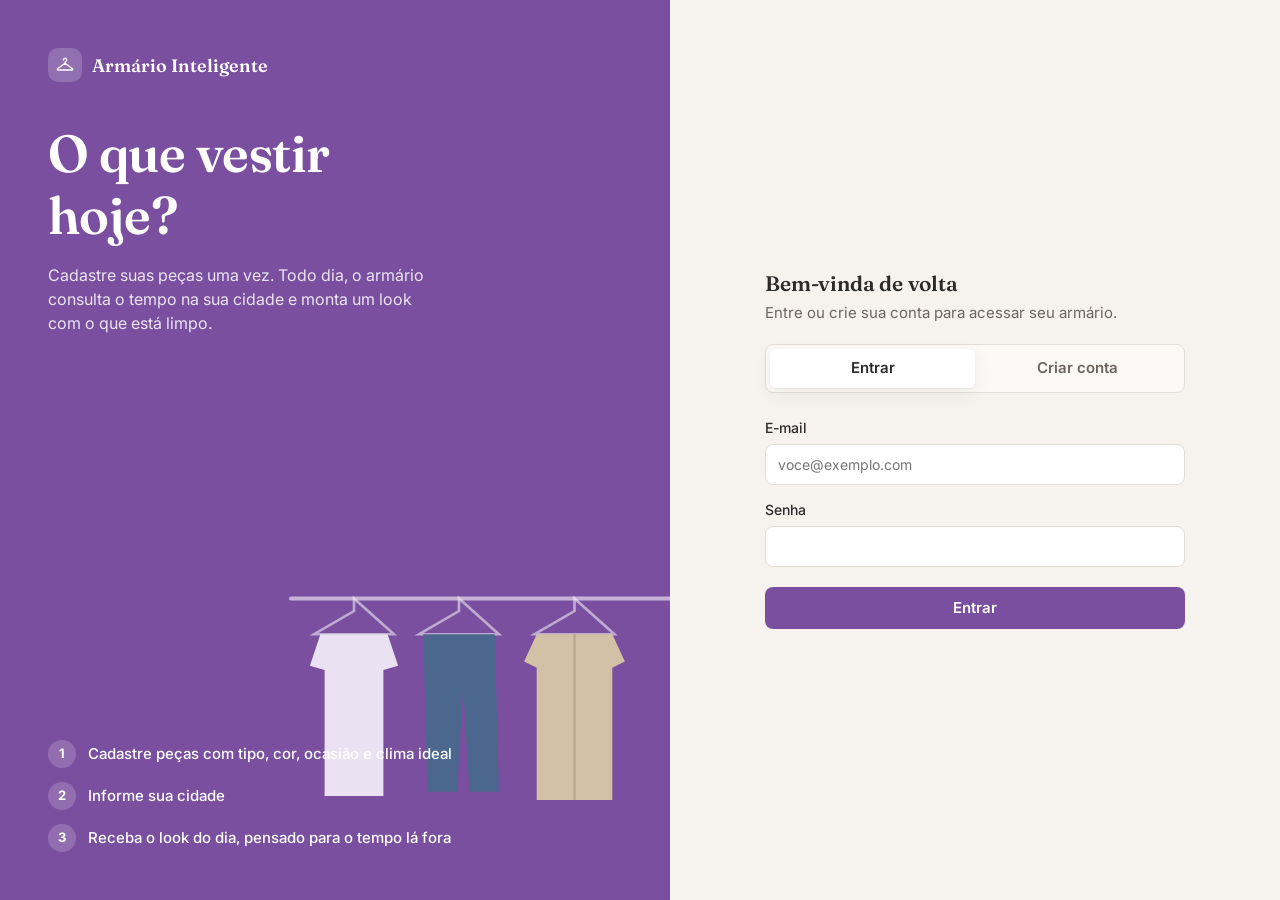
<file: frontend/index.html>
<!DOCTYPE html>
<html lang="pt-BR">
<head>
<meta charset="UTF-8">
<meta name="viewport" content="width=device-width, initial-scale=1.0">
<title>Armário Inteligente</title>
<link rel="preconnect" href="https://fonts.googleapis.com">
<link rel="preconnect" href="https://fonts.gstatic.com" crossorigin>
<link href="https://fonts.googleapis.com/css2?family=Fraunces:opsz,wght@9..144,500;9..144,600&family=Inter:wght@400;500;600&display=swap" rel="stylesheet">
<link rel="stylesheet" href="css/estilo.css">
</head>
<body>

<!-- Ícones reutilizáveis -->
<svg width="0" height="0" style="position:absolute" aria-hidden="true">
  <defs>
    <symbol id="i-blusa" viewBox="0 0 24 24"><path fill="none" stroke="currentColor" stroke-width="1.5" stroke-linejoin="round" d="M8.5 3.5 3 6.5l2 4.2 3-1.2v11h8v-11l3 1.2 2-4.2-5.5-3c-.4 1.6-1.8 2.6-3.5 2.6S8.9 5.1 8.5 3.5Z"/></symbol>
    <symbol id="i-calca" viewBox="0 0 24 24"><path fill="none" stroke="currentColor" stroke-width="1.5" stroke-linejoin="round" d="M6.5 3.5h11l1 17h-4.2L12 10.5l-2.3 10H5.5l1-17Zm0 3h11"/></symbol>
    <symbol id="i-casaco" viewBox="0 0 24 24"><path fill="none" stroke="currentColor" stroke-width="1.5" stroke-linejoin="round" d="M9 3.5 4 6v14.5h4.5M15 3.5 20 6v14.5h-4.5M9 3.5 12 8l3-4.5M12 8v12.5M8.5 20.5V11M15.5 20.5V11M8.5 20.5h7"/></symbol>
    <symbol id="i-calcado" viewBox="0 0 24 24"><path fill="none" stroke="currentColor" stroke-width="1.5" stroke-linejoin="round" d="M3 17.5V9.5h4.5l2.5 3 4 1 5.5 1.2c1.2.3 1.5 1.1 1.5 2v.8H3Zm0 2h18M9 12.2l1.2-1.2M11 13l1.2-1.2"/></symbol>
    <symbol id="i-acessorio" viewBox="0 0 24 24"><path fill="none" stroke="currentColor" stroke-width="1.5" stroke-linejoin="round" d="M5 9h14l-1.2 11.5H6.2L5 9Zm4 0V7a3 3 0 0 1 6 0v2"/></symbol>
    <symbol id="i-outro" viewBox="0 0 24 24"><path fill="none" stroke="currentColor" stroke-width="1.5" stroke-linecap="round" stroke-linejoin="round" d="M10 6a2 2 0 1 1 2.8 1.8c-.5.3-.8.7-.8 1.2v1L21 16.5c.6.4.3 1.5-.5 1.5H3.5c-.8 0-1.1-1.1-.5-1.5L12 10"/></symbol>
    <symbol id="i-sol" viewBox="0 0 24 24"><g fill="none" stroke="currentColor" stroke-width="1.5" stroke-linecap="round"><circle cx="12" cy="12" r="4.2"/><path d="M12 2.5v2M12 19.5v2M2.5 12h2M19.5 12h2M5.3 5.3l1.4 1.4M17.3 17.3l1.4 1.4M5.3 18.7l1.4-1.4M17.3 6.7l1.4-1.4"/></g></symbol>
    <symbol id="i-nuvem" viewBox="0 0 24 24"><path fill="none" stroke="currentColor" stroke-width="1.5" stroke-linejoin="round" d="M7 18.5h10.5a4 4 0 0 0 .4-8 5.5 5.5 0 0 0-10.6-1A4.5 4.5 0 0 0 7 18.5Z"/></symbol>
    <symbol id="i-chuva" viewBox="0 0 24 24"><g fill="none" stroke="currentColor" stroke-width="1.5" stroke-linecap="round" stroke-linejoin="round"><path d="M7 15h10.5a4 4 0 0 0 .4-8 5.5 5.5 0 0 0-10.6-1A4.5 4.5 0 0 0 7 15Z"/><path d="M8 18l-1 2.5M12 18l-1 2.5M16 18l-1 2.5"/></g></symbol>
    <symbol id="i-gota" viewBox="0 0 24 24"><path fill="currentColor" d="M12 3s-6 6.7-6 11a6 6 0 0 0 12 0c0-4.3-6-11-6-11Z"/></symbol>
    <symbol id="i-local" viewBox="0 0 24 24"><g fill="none" stroke="currentColor" stroke-width="1.6"><path d="M12 21s7-6.2 7-11.5a7 7 0 0 0-14 0C5 14.8 12 21 12 21Z"/><circle cx="12" cy="9.5" r="2.5"/></g></symbol>
    <symbol id="i-mais" viewBox="0 0 24 24"><path fill="none" stroke="currentColor" stroke-width="1.8" stroke-linecap="round" d="M12 5v14M5 12h14"/></symbol>
    <symbol id="i-x" viewBox="0 0 24 24"><path fill="none" stroke="currentColor" stroke-width="1.8" stroke-linecap="round" d="M6 6l12 12M18 6 6 18"/></symbol>
    <symbol id="i-lapis" viewBox="0 0 24 24"><path fill="none" stroke="currentColor" stroke-width="1.6" stroke-linejoin="round" d="M4 20h4L19 9l-4-4L4 16v4Zm9-13 4 4"/></symbol>
    <symbol id="i-lixo" viewBox="0 0 24 24"><path fill="none" stroke="currentColor" stroke-width="1.6" stroke-linecap="round" stroke-linejoin="round" d="M4 7h16M9 7V4.5h6V7M6.5 7l1 13h9l1-13M10 11v5M14 11v5"/></symbol>
    <symbol id="i-saida" viewBox="0 0 24 24"><path fill="none" stroke="currentColor" stroke-width="1.6" stroke-linecap="round" stroke-linejoin="round" d="M5 12h11M12 7l5 5-5 5M5 12"/></symbol>
    <symbol id="i-embaralhar" viewBox="0 0 24 24"><path fill="none" stroke="currentColor" stroke-width="1.6" stroke-linecap="round" stroke-linejoin="round" d="M3 7h3.5c2.5 0 4 1.5 5.5 5s3 5 5.5 5H21m0 0-2.5-2.5M21 17l-2.5 2.5M3 17h3.5c1.2 0 2.2-.4 3-1M21 7h-3.5c-1.2 0-2.2.4-3 1M21 7l-2.5-2.5M21 7l-2.5 2.5"/></symbol>
    <symbol id="i-alerta" viewBox="0 0 24 24"><g fill="none" stroke="currentColor" stroke-width="1.6" stroke-linecap="round"><path d="M12 4 2.8 19.5h18.4L12 4Z" stroke-linejoin="round"/><path d="M12 10v4.5M12 17v.2"/></g></symbol>
    <symbol id="i-check" viewBox="0 0 24 24"><path fill="none" stroke="currentColor" stroke-width="1.8" stroke-linecap="round" stroke-linejoin="round" d="m5 12.5 4.5 4.5L19 7.5"/></symbol>
    <symbol id="i-cabide" viewBox="0 0 24 24"><path fill="none" stroke="currentColor" stroke-width="1.6" stroke-linecap="round" stroke-linejoin="round" d="M10 6a2 2 0 1 1 2.8 1.8c-.5.3-.8.7-.8 1.2v1L21 16.5c.6.4.3 1.5-.5 1.5H3.5c-.8 0-1.1-1.1-.5-1.5L12 10"/></symbol>
    <symbol id="i-seta" viewBox="0 0 24 24"><path fill="none" stroke="currentColor" stroke-width="1.8" stroke-linecap="round" stroke-linejoin="round" d="m6 15 6-6 6 6"/></symbol>
  </defs>
</svg>

<!-- =====================================================
     TELA 1 — ENTRAR (index.html)
     ===================================================== -->
<section id="tela-entrar" class="tela-entrar">
  <div class="entrar-arte">
    <div style="position:relative;z-index:1">
      <div class="marca" style="color:#fff;margin-bottom:40px">
        <span class="marca-icone" style="background:rgba(255,255,255,.18)"><svg width="20" height="20"><use href="#i-cabide"/></svg></span>
        <span>Armário Inteligente</span>
      </div>
      <h1>O que vestir hoje?</h1>
      <p>Cadastre suas peças uma vez. Todo dia, o armário consulta o tempo na sua cidade e monta um look com o que está limpo.</p>
    </div>
    <svg class="arara" viewBox="0 0 400 260" aria-hidden="true">
      <path d="M20 30h360" stroke="rgba(255,255,255,.6)" stroke-width="4" stroke-linecap="round"/>
      <g fill="none" stroke="rgba(255,255,255,.55)" stroke-width="2.5">
        <path d="M80 30v12l-38 22h76z"/><path d="M180 30v12l-38 22h76z"/><path d="M290 30v12l-38 22h76z"/>
      </g>
      <path d="M48 64h64l10 30-14 4v120H52V98l-14-4z" fill="#f1eaf7"/>
      <path d="M146 64h68l4 150h-28l-6-100-6 100h-28z" fill="#4a6a8f"/>
      <path d="M254 64h72l12 26-12 6v126h-72V96l-12-6z" fill="#d9c7a7"/>
      <path d="M290 64v158" stroke="rgba(0,0,0,.15)" stroke-width="2"/>
    </svg>
    <div class="entrar-passos">
      <div><b>1</b> Cadastre peças com tipo, cor, ocasião e clima ideal</div>
      <div><b>2</b> Informe sua cidade</div>
      <div><b>3</b> Receba o look do dia, pensado para o tempo lá fora</div>
    </div>
  </div>

  <div class="entrar-form">
    <div class="entrar-cartao">
      <h2>Bem-vinda de volta</h2>
      <p class="suave" style="margin-top:6px">Entre ou crie sua conta para acessar seu armário.</p>

      <div class="abas" role="tablist">
        <button class="aba" role="tab" aria-selected="true" data-aba="login">Entrar</button>
        <button class="aba" role="tab" aria-selected="false" data-aba="cadastro">Criar conta</button>
      </div>

      <form id="form-login" class="form-grade" data-api="POST /auth/login" novalidate>
        <label class="campo">E-mail <input type="email" name="email" autocomplete="email" placeholder="voce@exemplo.com" required></label>
        <label class="campo">Senha <input type="password" name="senha" autocomplete="current-password" required></label>
        <button class="btn" type="submit" style="margin-top:6px">Entrar</button>
      </form>

      <form id="form-cadastro" class="form-grade" data-api="POST /auth/registrar" hidden novalidate>
        <label class="campo">Nome <input name="nome" autocomplete="name" required></label>
        <label class="campo">E-mail <input type="email" name="email" autocomplete="email" required></label>
        <label class="campo">Senha <span class="dica">Mínimo de 8 caracteres</span><input type="password" name="senha" minlength="8" autocomplete="new-password" required></label>
        <label class="campo">Cidade <span class="dica">Usada para buscar a previsão do tempo. Pode alterar depois.</span><input name="cidade" placeholder="Ex.: Curitiba"></label>
        <button class="btn" type="submit" style="margin-top:6px">Criar conta</button>
      </form>

      <p id="msg-entrar" class="mensagem" role="status" hidden style="margin-top:16px"></p>
    </div>
  </div>
</section>

<!-- =====================================================
     ÁREA LOGADA
     ===================================================== -->
<div id="area-logada" hidden>
  <nav class="menu" aria-label="Principal">
    <a class="marca" href="#" data-ir="hoje">
      <span class="marca-icone"><svg width="20" height="20"><use href="#i-cabide"/></svg></span>
      <span>Armário Inteligente</span>
    </a>
    <div class="nav">
      <button class="nav-link" data-ir="hoje">Hoje</button>
      <button class="nav-link" data-ir="armario">Meu armário</button>
      <button class="nav-link" data-ir="closets">Closets</button>
    </div>
    <div class="menu-direita">
      <button class="cidade-menu" id="btn-cidade-menu" title="Alterar cidade"><svg width="14" height="14"><use href="#i-local"/></svg><span id="cidade-menu-texto"></span></button>
      <button class="avatar" id="btn-perfil" title="Meu perfil" data-api="GET /auth/eu"></button>
      <button class="btn fantasma pequeno" id="btn-sair">Sair</button>
    </div>
  </nav>

  <main class="conteudo">

    <!-- ===================== TELA 2 — HOJE ===================== -->
    <section id="tela-hoje" class="tela">
      <div class="cabecalho-tela">
        <div>
          <p class="suave" id="hoje-data"></p>
          <h1 id="hoje-saudacao">O que vestir hoje?</h1>
        </div>
      </div>

      <div class="hoje-topo">
        <div id="clima-cartao" class="cartao clima-cartao" data-api="GET /clima"></div>

        <div class="cartao controles">
          <div>
            <span class="rotulo">Ocasião</span>
            <div class="chips" id="chips-ocasiao" role="group" aria-label="Ocasião"></div>
          </div>
          <div>
            <label class="rotulo" for="hoje-cidade">Cidade</label>
            <div class="linha-cidade">
              <input id="hoje-cidade" placeholder="Vazio = cidade do cadastro">
              <button class="btn secundario" id="btn-buscar-cidade">Buscar</button>
            </div>
          </div>
          <button class="btn" id="btn-sugerir"><svg width="18" height="18"><use href="#i-embaralhar"/></svg> Sugerir outro look</button>
        </div>
      </div>

      <div class="look-cabecalho">
        <div>
          <h2>Look sugerido</h2>
          <p class="suave pequeno" id="look-resumo"></p>
        </div>
      </div>
      <div id="area-look" data-api="GET /looks/sugestao"></div>
      <ul class="avisos" id="avisos"></ul>
    </section>

    <!-- ===================== TELA 3 — MEU ARMÁRIO ===================== -->
    <section id="tela-armario" class="tela" hidden>
      <div class="cabecalho-tela">
        <div>
          <h1>Meu armário</h1>
          <p class="suave" id="armario-resumo"></p>
        </div>
        <button class="btn" id="btn-nova-peca" data-api="POST /pecas"><svg width="18" height="18"><use href="#i-mais"/></svg> Nova peça</button>
      </div>

      <div class="barra-vista">
        <div class="segmentado" role="group" aria-label="Visualização">
          <button data-vista="ativas" aria-pressed="true">Ativas <span class="contador" id="cont-ativas"></span></button>
          <button data-vista="agrupadas" aria-pressed="false">Agrupadas</button>
          <button data-vista="retiradas" aria-pressed="false">Retiradas <span class="contador" id="cont-retiradas"></span></button>
        </div>
        <label class="campo" id="campo-agrupar" hidden style="flex-direction:row;display:flex;align-items:center;gap:8px">
          Agrupar por
          <select id="agrupar-por" style="width:auto"><option value="tipo">Tipo</option><option value="cor">Cor</option><option value="modelo">Modelo</option></select>
        </label>
        <label class="campo" id="campo-motivo" hidden style="flex-direction:row;display:flex;align-items:center;gap:8px">
          Motivo
          <select id="filtro-motivo" style="width:auto"><option value="">Todos</option><option>Venda</option><option>Doação</option><option>Perda</option><option>Outro</option></select>
        </label>
      </div>

      <form id="form-filtros" class="cartao barra-filtros" data-api="GET /pecas?tipo=&cor=&…">
        <label class="campo">Tipo<select name="tipo"><option value="">Todos</option></select></label>
        <label class="campo">Cor<input name="cor" placeholder="Ex.: preto"></label>
        <label class="campo">Estado<select name="estado"><option value="">Todos</option></select></label>
        <label class="campo">Ocasião<select name="ocasiao"><option value="">Todas</option></select></label>
        <label class="campo">Clima ideal<select name="clima_ideal"><option value="">Todos</option></select></label>
        <button type="reset" class="btn fantasma pequeno">Limpar</button>
      </form>

      <div id="area-armario"></div>
    </section>

    <!-- ===================== TELA 4 — CLOSETS ===================== -->
    <section id="tela-closets" class="tela" hidden>
      <div class="cabecalho-tela">
        <div>
          <h1>Closets</h1>
          <p class="suave">Agrupe peças em coleções, como "Viagem" ou "Trabalho de inverno". Uma peça pode estar em vários closets.</p>
        </div>
        <button class="btn" id="btn-novo-closet" data-api="POST /closets"><svg width="18" height="18"><use href="#i-mais"/></svg> Novo closet</button>
      </div>
      <div id="area-closets" data-api="GET /closets"></div>
    </section>
  </main>
</div>

<!-- =====================================================
     MODAIS
     ===================================================== -->
<dialog id="modal-peca" aria-labelledby="modal-peca-titulo">
  <form id="form-peca" method="dialog" novalidate>
    <div class="modal-topo">
      <div><h2 id="modal-peca-titulo">Nova peça</h2><p class="suave pequeno" id="modal-peca-sub">Os campos com * são obrigatórios.</p></div>
      <button type="button" class="btn fantasma icone" data-fechar aria-label="Fechar"><svg width="20" height="20"><use href="#i-x"/></svg></button>
    </div>
    <div class="modal-corpo">
      <label class="campo" data-nome="nome">Nome *<input name="nome" placeholder="Ex.: Moletom cinza"><span class="erro-campo"></span></label>
      <div class="duas-colunas">
        <label class="campo" data-nome="tipo">Tipo *<select name="tipo"></select></label>
        <label class="campo" data-nome="cor">Cor *<input name="cor" placeholder="Ex.: cinza" list="lista-cores"><span class="erro-campo"></span></label>
      </div>
      <div class="duas-colunas">
        <label class="campo" data-nome="modelo">Modelo<input name="modelo" placeholder="Ex.: canguru"></label>
        <label class="campo" data-nome="estado">Estado<select name="estado"></select></label>
      </div>
      <div class="duas-colunas">
        <label class="campo" data-nome="ocasiao">Ocasião<select name="ocasiao"></select></label>
        <label class="campo" data-nome="clima_ideal">Clima ideal<select name="clima_ideal"></select></label>
      </div>
      <label class="check"><input type="checkbox" name="pode_chuva"> Pode usar na chuva</label>
      <label class="campo" data-nome="observacoes">Observações<input name="observacoes" placeholder="Opcional"></label>
    </div>
    <div class="modal-rodape">
      <button type="button" class="btn fantasma" data-fechar>Cancelar</button>
      <button type="submit" class="btn" id="btn-salvar-peca">Cadastrar peça</button>
    </div>
  </form>
</dialog>
<datalist id="lista-cores"></datalist>

<dialog id="modal-retirar" aria-labelledby="modal-retirar-titulo">
  <form id="form-retirar" method="dialog" novalidate>
    <div class="modal-topo">
      <div><h2 id="modal-retirar-titulo">Retirar do armário</h2><p class="suave pequeno" id="retirar-nome"></p></div>
      <button type="button" class="btn fantasma icone" data-fechar aria-label="Fechar"><svg width="20" height="20"><use href="#i-x"/></svg></button>
    </div>
    <div class="modal-corpo">
      <p class="pequeno suave">A peça sai do armário e das sugestões, mas o registro continua no histórico de retiradas.</p>
      <div>
        <span class="campo" style="margin-bottom:8px">Motivo</span>
        <div class="chips" id="chips-motivo"></div>
      </div>
      <label class="campo" id="campo-observacao" hidden>Observação * <span class="dica">Obrigatória quando o motivo é "Outro"</span><textarea name="observacao"></textarea><span class="erro-campo"></span></label>
    </div>
    <div class="modal-rodape">
      <button type="button" class="btn fantasma" data-fechar>Cancelar</button>
      <button type="submit" class="btn perigo">Retirar peça</button>
    </div>
  </form>
</dialog>

<dialog id="modal-closet" aria-labelledby="modal-closet-titulo">
  <form id="form-closet" method="dialog" novalidate>
    <div class="modal-topo">
      <div><h2 id="modal-closet-titulo">Novo closet</h2></div>
      <button type="button" class="btn fantasma icone" data-fechar aria-label="Fechar"><svg width="20" height="20"><use href="#i-x"/></svg></button>
    </div>
    <div class="modal-corpo">
      <label class="campo" data-nome="nome">Nome *<input name="nome" placeholder="Ex.: Viagem para a serra"><span class="erro-campo"></span></label>
      <label class="campo">Descrição<input name="descricao" placeholder="Opcional"></label>
      <div class="campo">Peças <span class="dica" id="closet-contagem">Nenhuma selecionada</span></div>
      <div class="lista-check" id="closet-pecas"></div>
    </div>
    <div class="modal-rodape">
      <button type="button" class="btn fantasma" data-fechar>Cancelar</button>
      <button type="submit" class="btn" id="btn-salvar-closet">Criar closet</button>
    </div>
  </form>
</dialog>

<dialog id="modal-confirmar" aria-labelledby="confirmar-titulo">
  <form method="dialog">
    <div class="modal-topo"><h2 id="confirmar-titulo"></h2></div>
    <div class="modal-corpo"><p id="confirmar-texto" class="suave"></p></div>
    <div class="modal-rodape">
      <button value="nao" class="btn fantasma">Cancelar</button>
      <button value="sim" class="btn perigo" id="confirmar-ok">Apagar</button>
    </div>
  </form>
</dialog>

<dialog id="modal-perfil" aria-labelledby="perfil-titulo">
  <form id="form-perfil" method="dialog" novalidate data-api="PATCH /auth/eu">
    <div class="modal-topo">
      <div><h2 id="perfil-titulo">Meu perfil</h2></div>
      <button type="button" class="btn fantasma icone" data-fechar aria-label="Fechar"><svg width="20" height="20"><use href="#i-x"/></svg></button>
    </div>
    <div class="modal-corpo">
      <label class="campo">Nome<input name="nome"></label>
      <label class="campo">E-mail <span class="dica">Não pode ser alterado</span><input name="email" disabled></label>
      <label class="campo">Cidade <span class="dica">Usada na previsão do tempo da tela Hoje</span><input name="cidade"></label>
    </div>
    <div class="modal-rodape">
      <button type="button" class="btn fantasma" data-fechar>Cancelar</button>
      <button type="submit" class="btn">Salvar</button>
    </div>
  </form>
</dialog>

<div class="toasts" id="toasts" aria-live="polite"></div>


<script src="js/api.js"></script>
<script src="js/app.js"></script>
</body>
</html>
</file>
<file: frontend/css/estilo.css>
/* =========================================================
   TOKENS — mesma base do plano (Passo 6.2), ampliada
   ========================================================= */
:root {
  --fundo: #f6f3ef;
  --cartao: #ffffff;
  --cartao-2: #fbf9f6;
  --texto: #2b2b2b;
  --texto-suave: #6b6560;
  --destaque: #7a4fa0;
  --destaque-forte: #633d85;
  --destaque-suave: #f1eaf7;
  --perigo: #b3261e;
  --perigo-suave: #fbeceb;
  --sucesso: #2e7d4f;
  --sucesso-suave: #e7f4ec;
  --alerta: #8a5a00;
  --alerta-suave: #fdf3e1;
  --borda: #e2ddd6;
  --frio: #3b6ea8;   --frio-suave: #e6eef8;
  --ameno: #5a7a36;  --ameno-suave: #edf3e4;
  --quente: #c2562b; --quente-suave: #fbeae2;
  --raio: 12px;
  --raio-p: 8px;
  --sombra: 0 1px 2px rgba(43,43,43,.05), 0 6px 20px rgba(43,43,43,.06);
  --fonte-titulo: "Fraunces", Georgia, serif;
  --fonte: "Inter", system-ui, -apple-system, "Segoe UI", sans-serif;
  --mono: ui-monospace, "Cascadia Code", Consolas, monospace;
  color-scheme: light;
}
@media (prefers-color-scheme: dark) {
  :root:not([data-theme="light"]) {
    --fundo: #1c1a1e; --cartao: #26232a; --cartao-2: #2c2930; --texto: #ece8f0; --texto-suave: #a9a2b0;
    --destaque: #b28ad6; --destaque-forte: #c7a5e6; --destaque-suave: #3a2f46;
    --perigo: #f08a82; --perigo-suave: #452726; --sucesso: #7fcb9c; --sucesso-suave: #233a2c;
    --alerta: #f0c069; --alerta-suave: #3f3320; --borda: #3b3640;
    --frio: #8db6e6; --frio-suave: #24303f; --ameno: #a9c77f; --ameno-suave: #2a3322;
    --quente: #f0a07c; --quente-suave: #42291f;
    --sombra: 0 1px 2px rgba(0,0,0,.3), 0 6px 20px rgba(0,0,0,.25);
    color-scheme: dark;
  }
}
:root[data-theme="dark"] {
  --fundo: #1c1a1e; --cartao: #26232a; --cartao-2: #2c2930; --texto: #ece8f0; --texto-suave: #a9a2b0;
  --destaque: #b28ad6; --destaque-forte: #c7a5e6; --destaque-suave: #3a2f46;
  --perigo: #f08a82; --perigo-suave: #452726; --sucesso: #7fcb9c; --sucesso-suave: #233a2c;
  --alerta: #f0c069; --alerta-suave: #3f3320; --borda: #3b3640;
  --frio: #8db6e6; --frio-suave: #24303f; --ameno: #a9c77f; --ameno-suave: #2a3322;
  --quente: #f0a07c; --quente-suave: #42291f;
  --sombra: 0 1px 2px rgba(0,0,0,.3), 0 6px 20px rgba(0,0,0,.25);
  color-scheme: dark;
}

* { box-sizing: border-box; }
html, body { margin: 0; }
body {
  font-family: var(--fonte);
  font-size: 15px;
  line-height: 1.5;
  background: var(--fundo);
  color: var(--texto);
  -webkit-font-smoothing: antialiased;
}
h1, h2, h3 { font-family: var(--fonte-titulo); font-weight: 600; line-height: 1.2; margin: 0; letter-spacing: -.01em; }
h1 { font-size: clamp(26px, 4vw, 34px); }
h2 { font-size: 21px; }
h3 { font-size: 17px; }
p { margin: 0; }
[hidden] { display: none !important; }
.suave { color: var(--texto-suave); }
.pequeno { font-size: 13px; }
svg { flex-shrink: 0; }

/* ---------- Botões e campos ---------- */
button, input, select, textarea { font: inherit; color: inherit; }
.btn {
  display: inline-flex; align-items: center; justify-content: center; gap: 8px;
  padding: 9px 16px; border-radius: var(--raio-p); border: 1px solid transparent;
  background: var(--destaque); color: #fff; font-weight: 600; cursor: pointer;
  transition: background .15s, border-color .15s, transform .05s;
  white-space: nowrap;
}
:root[data-theme="dark"] .btn:not(.secundario):not(.fantasma):not(.perigo-contorno) { color: #1c1a1e; }
@media (prefers-color-scheme: dark) { :root:not([data-theme="light"]) .btn:not(.secundario):not(.fantasma):not(.perigo-contorno) { color: #1c1a1e; } }
.btn:hover { background: var(--destaque-forte); }
.btn:active { transform: translateY(1px); }
.btn.secundario { background: transparent; color: var(--destaque); border-color: var(--destaque); }
.btn.secundario:hover { background: var(--destaque-suave); }
.btn.fantasma { background: transparent; color: var(--texto-suave); }
.btn.fantasma:hover { background: var(--cartao-2); color: var(--texto); }
.btn.perigo { background: var(--perigo); }
.btn.perigo:hover { filter: brightness(.92); background: var(--perigo); }
.btn.perigo-contorno { background: transparent; color: var(--perigo); border-color: transparent; }
.btn.perigo-contorno:hover { background: var(--perigo-suave); }
.btn.pequeno { padding: 6px 10px; font-size: 13px; }
.btn.icone { padding: 7px; }
.btn:focus-visible, input:focus-visible, select:focus-visible, textarea:focus-visible, .chip:focus-visible, .nav-link:focus-visible {
  outline: 2px solid var(--destaque); outline-offset: 2px;
}

.campo { display: grid; gap: 6px; font-size: 14px; font-weight: 500; }
.campo .dica { font-weight: 400; font-size: 12px; color: var(--texto-suave); }
.campo input, .campo select, .campo textarea {
  padding: 9px 12px; border-radius: var(--raio-p); border: 1px solid var(--borda);
  background: var(--cartao); font-weight: 400; width: 100%;
}
.campo textarea { resize: vertical; min-height: 72px; }
.campo.com-erro input, .campo.com-erro select, .campo.com-erro textarea { border-color: var(--perigo); }
.erro-campo { color: var(--perigo); font-size: 12px; font-weight: 500; min-height: 0; }
.check { display: flex; align-items: center; gap: 10px; font-size: 14px; cursor: pointer; }
.check input { width: 18px; height: 18px; accent-color: var(--destaque); }

/* ---------- Chips / badges ---------- */
.chips { display: flex; flex-wrap: wrap; gap: 8px; }
.chip {
  border: 1px solid var(--borda); background: var(--cartao); color: var(--texto);
  padding: 6px 14px; border-radius: 999px; cursor: pointer; font-size: 14px; font-weight: 500;
}
.chip:hover { border-color: var(--destaque); }
.chip[aria-pressed="true"] { background: var(--destaque); border-color: var(--destaque); color: #fff; }
:root[data-theme="dark"] .chip[aria-pressed="true"] { color: #1c1a1e; }
@media (prefers-color-scheme: dark) { :root:not([data-theme="light"]) .chip[aria-pressed="true"] { color: #1c1a1e; } }

.badge {
  display: inline-flex; align-items: center; gap: 5px; padding: 2px 9px; border-radius: 999px;
  font-size: 12px; font-weight: 600; background: var(--cartao-2); color: var(--texto-suave); border: 1px solid var(--borda);
}
.badge.limpa { background: var(--sucesso-suave); color: var(--sucesso); border-color: transparent; }
.badge.suja { background: var(--alerta-suave); color: var(--alerta); border-color: transparent; }
.badge.manutencao { background: var(--perigo-suave); color: var(--perigo); border-color: transparent; }
.badge.frio { background: var(--frio-suave); color: var(--frio); border-color: transparent; }
.badge.ameno { background: var(--ameno-suave); color: var(--ameno); border-color: transparent; }
.badge.quente { background: var(--quente-suave); color: var(--quente); border-color: transparent; }
.ponto { width: 7px; height: 7px; border-radius: 50%; background: currentColor; }

.amostra {
  width: 14px; height: 14px; border-radius: 50%; border: 1px solid rgba(0,0,0,.15); display: inline-block; flex-shrink: 0;
}
.amostra.desconhecida { background: repeating-linear-gradient(45deg, #ccc 0 3px, #eee 3px 6px); }

/* ---------- Estrutura ---------- */
.cartao {
  background: var(--cartao); border: 1px solid var(--borda); border-radius: var(--raio);
  padding: 24px; box-shadow: var(--sombra);
}
main.conteudo { max-width: 1080px; margin: 0 auto; padding: 28px 16px 120px; }
.cabecalho-tela { display: flex; align-items: flex-end; justify-content: space-between; gap: 16px; flex-wrap: wrap; margin-bottom: 24px; }
.cabecalho-tela p { margin-top: 6px; }

/* ---------- Menu (Passo 6.5) ---------- */
.menu {
  position: sticky; top: 0; z-index: 20;
  display: flex; align-items: center; gap: 8px;
  padding: 10px 24px; background: color-mix(in srgb, var(--cartao) 92%, transparent);
  backdrop-filter: blur(8px); border-bottom: 1px solid var(--borda);
}
.marca { display: flex; align-items: center; gap: 10px; font-family: var(--fonte-titulo); font-weight: 600; font-size: 18px; margin-right: 16px; color: var(--texto); text-decoration: none; }
.marca-icone { width: 34px; height: 34px; border-radius: 10px; background: var(--destaque); color: #fff; display: grid; place-items: center; }
.nav { display: flex; gap: 4px; }
.nav-link {
  border: 0; background: transparent; padding: 8px 14px; border-radius: var(--raio-p);
  color: var(--texto-suave); font-weight: 600; cursor: pointer; display: inline-flex; gap: 8px; align-items: center;
}
.nav-link:hover { background: var(--cartao-2); color: var(--texto); }
.nav-link[aria-current="page"] { background: var(--destaque-suave); color: var(--destaque); }
.menu-direita { margin-left: auto; display: flex; align-items: center; gap: 8px; }
.avatar {
  width: 34px; height: 34px; border-radius: 50%; background: var(--destaque-suave); color: var(--destaque);
  display: grid; place-items: center; font-weight: 700; border: 0; cursor: pointer;
}
.cidade-menu { display: inline-flex; gap: 6px; align-items: center; font-size: 13px; color: var(--texto-suave); padding: 6px 10px; border-radius: 999px; border: 1px solid var(--borda); background: transparent; cursor: pointer; }
.cidade-menu:hover { border-color: var(--destaque); color: var(--texto); }

@media (max-width: 760px) {
  .menu { flex-wrap: wrap; padding: 10px 16px; }
  .marca { margin-right: 0; }
  .marca > span:last-child { display: none; }
  .nav { order: 3; width: 100%; justify-content: space-between; }
  .nav-link { flex: 1; justify-content: center; padding: 8px 6px; font-size: 14px; }
  .cidade-menu { display: none; }
}

/* ---------- Tela Entrar ---------- */
.tela-entrar { min-height: 100vh; display: grid; grid-template-columns: 1.1fr 1fr; }
.entrar-arte {
  background: var(--destaque); color: #fff; padding: 48px; display: flex; flex-direction: column; justify-content: space-between;
  position: relative; overflow: hidden;
}
:root[data-theme="dark"] .entrar-arte { background: #3a2f46; }
@media (prefers-color-scheme: dark) { :root:not([data-theme="light"]) .entrar-arte { background: #3a2f46; } }
.entrar-arte h1 { font-size: clamp(32px, 4.5vw, 52px); max-width: 12ch; }
.entrar-arte p { opacity: .85; max-width: 38ch; margin-top: 16px; font-size: 16px; }
.arara { position: absolute; right: -20px; bottom: 60px; width: min(70%, 420px); opacity: .95; }
.entrar-passos { display: grid; gap: 14px; position: relative; z-index: 1; }
.entrar-passos div { display: flex; gap: 12px; align-items: center; font-weight: 500; }
.entrar-passos b { width: 28px; height: 28px; border-radius: 50%; background: rgba(255,255,255,.18); display: grid; place-items: center; font-size: 13px; }
.entrar-form { display: grid; place-items: center; padding: 32px 16px; }
.entrar-cartao { width: 100%; max-width: 420px; }
.abas { display: grid; grid-template-columns: 1fr 1fr; background: var(--cartao-2); border: 1px solid var(--borda); border-radius: var(--raio-p); padding: 4px; margin: 20px 0 24px; }
.aba { border: 0; background: transparent; padding: 8px; border-radius: 6px; font-weight: 600; color: var(--texto-suave); cursor: pointer; }
.aba[aria-selected="true"] { background: var(--cartao); color: var(--texto); box-shadow: var(--sombra); }
.form-grade { display: grid; gap: 14px; }
.mensagem { font-size: 14px; padding: 10px 12px; border-radius: var(--raio-p); }
.mensagem.erro { background: var(--perigo-suave); color: var(--perigo); }
.mensagem.ok { background: var(--sucesso-suave); color: var(--sucesso); }
@media (max-width: 860px) {
  .tela-entrar { grid-template-columns: 1fr; }
  .entrar-arte { padding: 32px 20px; min-height: 260px; }
  .arara { width: 46%; bottom: 10px; right: -10px; opacity: .5; }
  .entrar-passos { display: none; }
}

/* ---------- Tela Hoje ---------- */
.hoje-topo { display: grid; grid-template-columns: minmax(0,1.25fr) minmax(0,1fr); gap: 20px; margin-bottom: 32px; }
.clima-cartao { position: relative; overflow: hidden; padding: 28px; border: 0; }
.clima-cartao.frio { background: linear-gradient(135deg, var(--frio-suave), var(--cartao)); }
.clima-cartao.ameno { background: linear-gradient(135deg, var(--ameno-suave), var(--cartao)); }
.clima-cartao.quente { background: linear-gradient(135deg, var(--quente-suave), var(--cartao)); }
.clima-linha { display: flex; align-items: center; gap: 20px; margin-top: 12px; }
.clima-temp { font-family: var(--fonte-titulo); font-size: 64px; font-weight: 500; line-height: 1; letter-spacing: -.03em; }
.clima-icone { width: 72px; height: 72px; }
.clima-cartao.frio .clima-icone { color: var(--frio); }
.clima-cartao.ameno .clima-icone { color: var(--ameno); }
.clima-cartao.quente .clima-icone { color: var(--quente); }
.clima-dados { display: flex; gap: 8px; flex-wrap: wrap; margin-top: 16px; }
.clima-cidade { display: flex; align-items: center; gap: 6px; font-weight: 600; }
.clima-frase { margin-top: 14px; font-size: 15px; }
.controles { display: grid; gap: 18px; align-content: start; }
.controles .rotulo { font-size: 14px; font-weight: 600; margin-bottom: 8px; display: block; }
.linha-cidade { display: flex; gap: 8px; }
.linha-cidade input { flex: 1; padding: 9px 12px; border-radius: var(--raio-p); border: 1px solid var(--borda); background: var(--cartao); min-width: 0; }

.look-cabecalho { display: flex; justify-content: space-between; align-items: center; gap: 12px; flex-wrap: wrap; margin-bottom: 16px; }
.look-grade { display: grid; grid-template-columns: repeat(5, 1fr); gap: 14px; }
@media (max-width: 980px) { .look-grade { grid-template-columns: repeat(3, 1fr); } .hoje-topo { grid-template-columns: minmax(0,1fr); } }
@media (max-width: 560px) { .look-grade { grid-template-columns: repeat(2, minmax(0,1fr)); } .clima-temp { font-size: 52px; } }
.slot {
  background: var(--cartao); border: 1px solid var(--borda); border-radius: var(--raio); padding: 16px;
  display: flex; flex-direction: column; gap: 10px; min-height: 210px; box-shadow: var(--sombra);
  animation: surgir .35s ease both;
}
.slot-parte { font-size: 12px; font-weight: 700; letter-spacing: .06em; text-transform: uppercase; color: var(--texto-suave); }
.slot-visual { flex: 1; border-radius: var(--raio-p); display: grid; place-items: center; min-height: 92px; position: relative; }
.slot-visual svg { width: 52px; height: 52px; }
.slot-nome { font-weight: 600; line-height: 1.3; }
.slot-meta { display: flex; align-items: center; gap: 6px; font-size: 13px; color: var(--texto-suave); }
.slot.vazio { background: transparent; border: 1.5px dashed var(--borda); box-shadow: none; }
.slot.vazio .slot-visual { color: var(--texto-suave); opacity: .55; }
.slot.vazio .slot-nome { font-weight: 500; color: var(--texto-suave); font-size: 14px; }
.slot.dispensado { background: transparent; border: 1px solid var(--borda); box-shadow: none; opacity: .7; }
.slot-visual .chuva-tag svg, .peca-visual .chuva-tag svg { width: 10px; height: 10px; }
.chuva-tag { position: absolute; top: 8px; right: 8px; background: var(--cartao); border-radius: 999px; padding: 3px 7px; font-size: 11px; font-weight: 600; color: var(--frio); display: flex; gap: 4px; align-items: center; }
@keyframes surgir { from { opacity: 0; transform: translateY(6px); } to { opacity: 1; transform: none; } }
.slot:nth-child(2) { animation-delay: .05s; } .slot:nth-child(3) { animation-delay: .1s; } .slot:nth-child(4) { animation-delay: .15s; } .slot:nth-child(5) { animation-delay: .2s; }

.avisos { margin-top: 18px; display: grid; gap: 8px; padding: 0; list-style: none; }
.avisos li { display: flex; gap: 10px; align-items: flex-start; background: var(--alerta-suave); color: var(--alerta); padding: 10px 14px; border-radius: var(--raio-p); font-size: 14px; font-weight: 500; }
.avisos li a { color: inherit; font-weight: 700; margin-left: auto; white-space: nowrap; cursor: pointer; text-decoration: underline; }

.estado-tela { text-align: center; padding: 48px 24px; display: grid; justify-items: center; gap: 12px; }
.estado-tela svg { width: 48px; height: 48px; color: var(--texto-suave); }
.estado-tela.erro svg { color: var(--perigo); }
.esqueleto { background: linear-gradient(90deg, var(--cartao-2) 25%, var(--borda) 50%, var(--cartao-2) 75%); background-size: 200% 100%; animation: brilho 1.2s infinite; border-radius: var(--raio-p); }
@keyframes brilho { from { background-position: 200% 0; } to { background-position: -200% 0; } }

/* ---------- Tela Meu armário ---------- */
.barra-filtros { display: flex; flex-wrap: wrap; gap: 10px; align-items: end; padding: 16px; margin-bottom: 16px; }
.barra-filtros .campo { font-size: 12px; min-width: 130px; flex: 1; }
.barra-filtros .campo select, .barra-filtros .campo input { padding: 7px 10px; }
.segmentado { display: inline-flex; background: var(--cartao); border: 1px solid var(--borda); border-radius: var(--raio-p); padding: 3px; gap: 2px; }
.segmentado button { border: 0; background: transparent; padding: 6px 14px; border-radius: 6px; font-weight: 600; font-size: 14px; color: var(--texto-suave); cursor: pointer; display: inline-flex; gap: 6px; align-items: center; }
.segmentado button[aria-pressed="true"] { background: var(--destaque-suave); color: var(--destaque); }
.contador { font-size: 12px; background: var(--cartao-2); border-radius: 999px; padding: 0 7px; }
.barra-vista { display: flex; justify-content: space-between; align-items: center; gap: 12px; flex-wrap: wrap; margin-bottom: 16px; }

.grade { display: grid; grid-template-columns: repeat(auto-fill, minmax(230px, 1fr)); gap: 16px; }
.cartao-peca {
  background: var(--cartao); border: 1px solid var(--borda); border-radius: var(--raio); overflow: hidden;
  display: flex; flex-direction: column; box-shadow: var(--sombra); transition: transform .15s, box-shadow .15s;
}
.cartao-peca:hover { transform: translateY(-2px); }
.peca-visual { height: 110px; display: grid; place-items: center; position: relative; }
.peca-visual svg { width: 48px; height: 48px; }
.peca-visual .badge { position: absolute; top: 10px; left: 10px; }
.peca-visual .chuva-tag { top: 10px; right: 10px; }
.peca-corpo { padding: 14px 16px; display: grid; gap: 8px; flex: 1; align-content: start; }
.peca-nome { font-weight: 600; font-size: 15px; }
.peca-linha { display: flex; align-items: center; gap: 6px; font-size: 13px; color: var(--texto-suave); flex-wrap: wrap; }
.peca-tags { display: flex; gap: 6px; flex-wrap: wrap; }
.peca-obs { font-size: 13px; color: var(--texto-suave); font-style: italic; }
.peca-acoes { display: flex; gap: 6px; padding: 10px 12px; border-top: 1px solid var(--borda); background: var(--cartao-2); }
.peca-acoes .btn:first-child { flex: 1; }

.grupo { margin-bottom: 28px; }
.grupo-titulo { display: flex; align-items: center; gap: 10px; margin-bottom: 12px; font-weight: 600; text-transform: capitalize; }

.tabela { width: 100%; border-collapse: collapse; font-size: 14px; }
.tabela th { text-align: left; font-size: 12px; text-transform: uppercase; letter-spacing: .05em; color: var(--texto-suave); padding: 10px 14px; border-bottom: 1px solid var(--borda); font-weight: 600; }
.tabela td { padding: 12px 14px; border-bottom: 1px solid var(--borda); vertical-align: middle; }
.tabela tr:last-child td { border-bottom: 0; }
.tabela-envolve { overflow-x: auto; padding: 0; }
.nome-com-amostra { display: flex; gap: 8px; align-items: center; font-weight: 500; }

/* ---------- Tela Closets ---------- */
.grade-closets { display: grid; grid-template-columns: repeat(auto-fill, minmax(320px, 1fr)); gap: 18px; }
.cartao-closet { display: flex; flex-direction: column; gap: 14px; padding: 20px; }
.closet-mosaico { display: grid; grid-template-columns: repeat(5, 1fr); gap: 6px; }
.closet-mosaico div { aspect-ratio: 1; border-radius: var(--raio-p); display: grid; place-items: center; }
.closet-mosaico svg { width: 22px; height: 22px; }
.closet-pecas { display: flex; flex-wrap: wrap; gap: 6px; }
.closet-pecas > span { display: inline-flex; gap: 6px; align-items: center; font-size: 13px; padding: 3px 10px 3px 6px; border-radius: 999px; background: var(--cartao-2); border: 1px solid var(--borda); }
.closet-rodape { display: flex; gap: 8px; justify-content: flex-end; border-top: 1px solid var(--borda); padding-top: 12px; margin-top: auto; }
.lista-check { display: grid; grid-template-columns: repeat(auto-fill, minmax(190px, 1fr)); gap: 8px; max-height: 260px; overflow: auto; padding: 2px; }
.lista-check label { display: flex; align-items: center; gap: 8px; padding: 8px 10px; border: 1px solid var(--borda); border-radius: var(--raio-p); cursor: pointer; font-size: 14px; }
.lista-check label:has(input:checked) { border-color: var(--destaque); background: var(--destaque-suave); }
.lista-check input { accent-color: var(--destaque); }

/* ---------- Modais ---------- */
dialog {
  border: 0; border-radius: 16px; padding: 0; width: min(560px, calc(100vw - 32px)); max-height: calc(100vh - 48px);
  background: var(--cartao); color: var(--texto); box-shadow: 0 24px 64px rgba(0,0,0,.25);
}
dialog::backdrop { background: rgba(28, 22, 34, .45); backdrop-filter: blur(2px); }
dialog[open] { animation: surgir .2s ease; }
.modal-topo { display: flex; justify-content: space-between; align-items: flex-start; gap: 12px; padding: 22px 24px 0; }
.modal-corpo { padding: 18px 24px; display: grid; gap: 14px; }
.modal-rodape { display: flex; justify-content: flex-end; gap: 8px; padding: 14px 24px 22px; }
.duas-colunas { display: grid; grid-template-columns: 1fr 1fr; gap: 14px; }
@media (max-width: 520px) { .duas-colunas { grid-template-columns: 1fr; } }

/* ---------- Toast ---------- */
.toasts { position: fixed; left: 50%; bottom: 24px; transform: translateX(-50%); display: grid; gap: 8px; z-index: 100; pointer-events: none; }
.toast { background: var(--texto); color: var(--fundo); padding: 10px 18px; border-radius: 999px; font-size: 14px; font-weight: 500; box-shadow: var(--sombra); animation: surgir .2s ease; display: flex; gap: 8px; align-items: center; }
</file>
